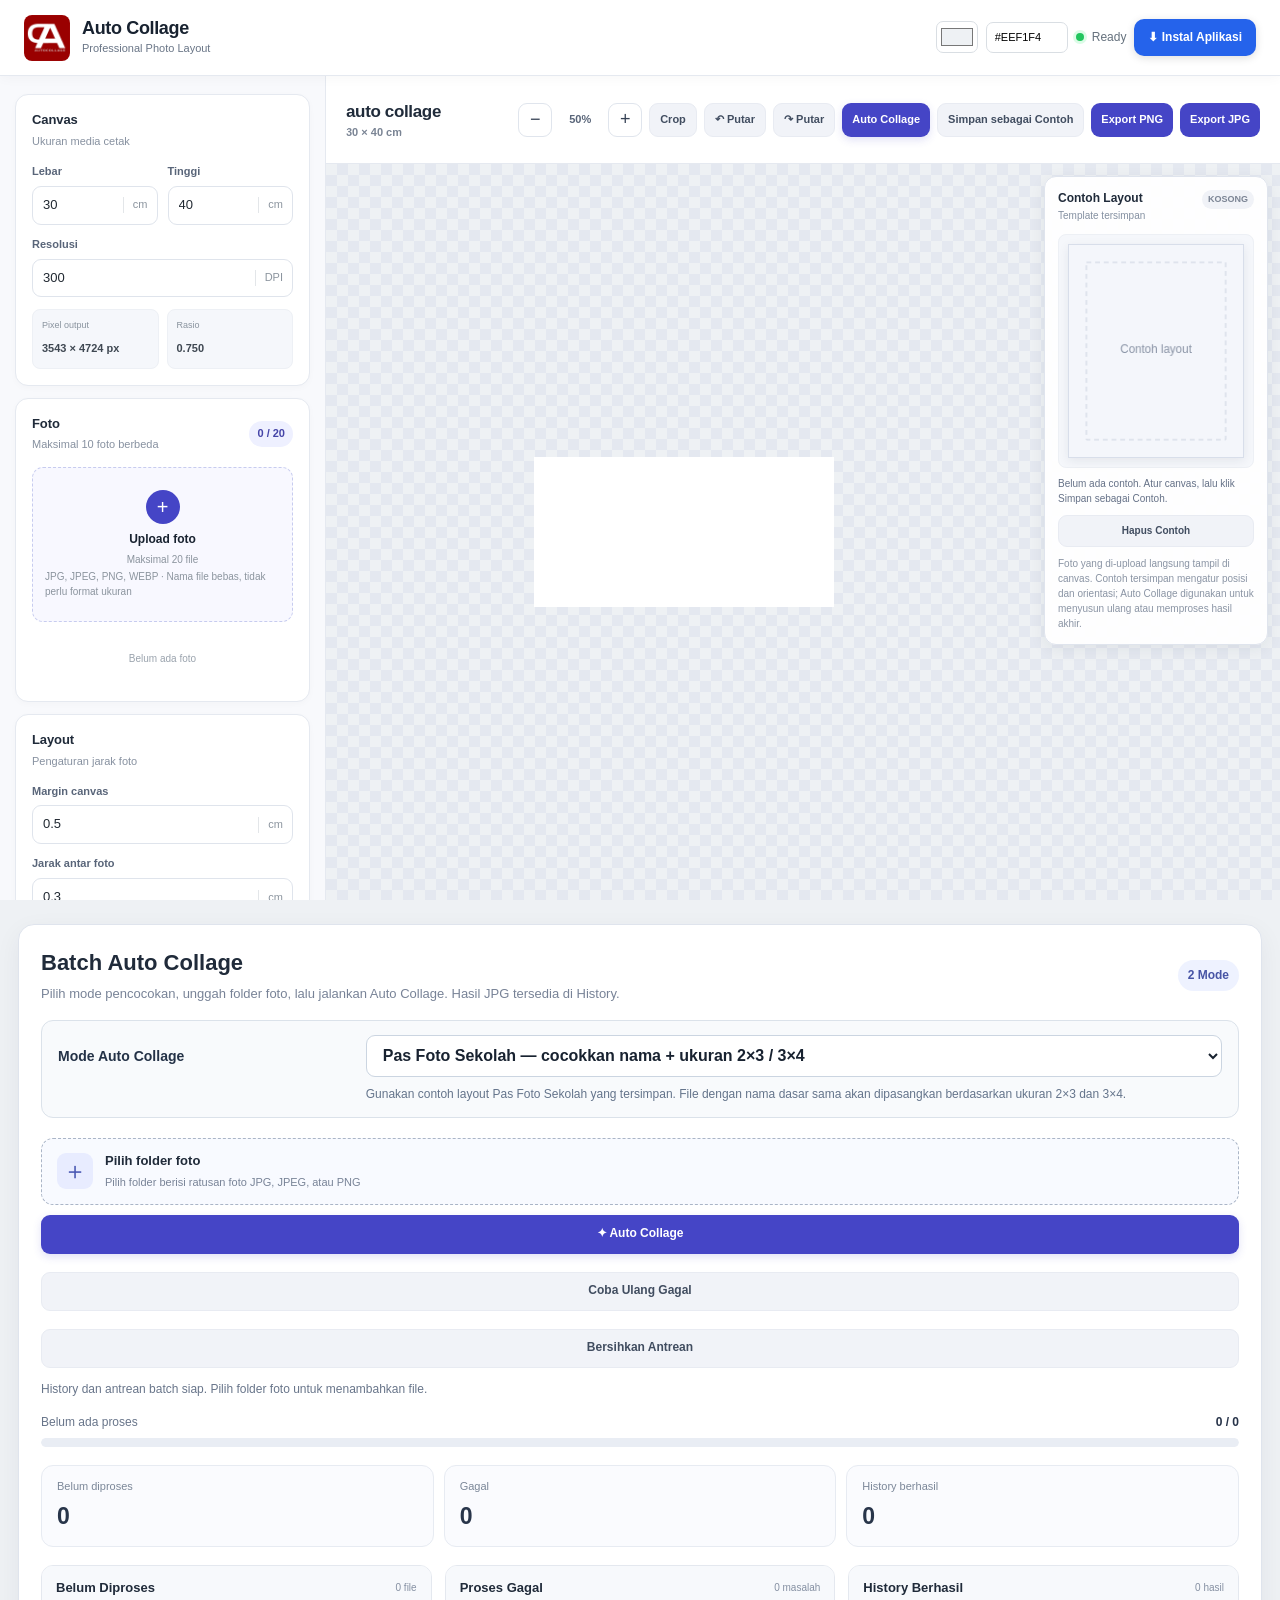
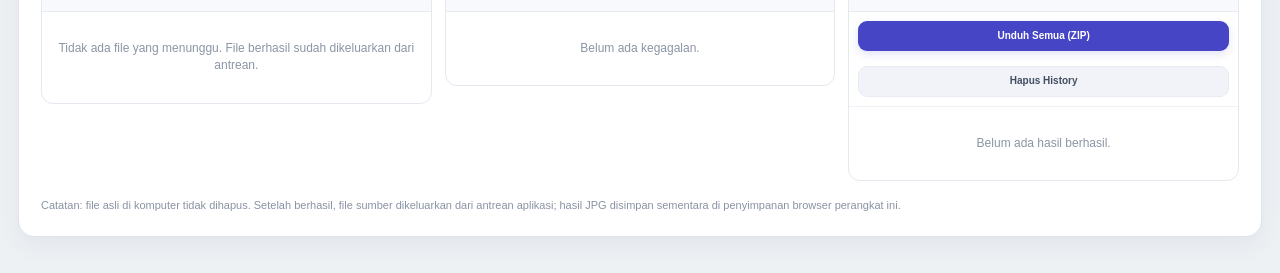
<file: index.html>
<!DOCTYPE html>
<html lang="id">
<head>
    <meta charset="UTF-8">
    <meta name="theme-color" content="#182230">
    <meta name="apple-mobile-web-app-capable" content="yes">
    <meta name="mobile-web-app-capable" content="yes">
    <link rel="icon" href="./favicon.svg" type="image/svg+xml">
    <meta name="apple-mobile-web-app-title" content="Auto Collage">
    <link rel="manifest" href="./manifest.json">
    <link rel="apple-touch-icon" href="./logo-autocollage-192x192.png">

    <meta
        name="viewport"
        content="width=device-width, initial-scale=1.0"
    >

    <title>Auto Collage - Photo Layout</title>

    <link
        rel="stylesheet"
        href="css/style.css?v=20261123-custom-photo-size-v1"
    >
    <link rel="stylesheet" href="css/batch.css?v=20261123-batch-modes-v2">
<style>
      .install-app-btn{border:0;border-radius:10px;padding:10px 14px;background:#2563eb;color:#fff;font-weight:700;cursor:pointer;white-space:nowrap;box-shadow:0 2px 8px #0002}
      .install-app-btn:hover{background:#1d4ed8}
      .install-app-btn:disabled{opacity:.8;cursor:default}
      @media(max-width:640px){.install-app-btn{padding:8px 10px;font-size:12px}.header-inner{gap:10px}}
    </style>
</head>

<body>

<!-- =========================================================
     HEADER
========================================================= -->

<header class="app-header">

    <div class="header-inner">

        <div class="brand">

            <div class="brand-logo-link">
                <img
                    class="app-brand-logo"
                    src="logo-autocollage-192x192.png"
                    alt="AppDigi"
                    onerror="this.onerror=null;this.src='logo-autocollage-192x192.png';"
                >
            </div>

            <div>
                <h1>Auto Collage</h1>
                <p>Professional Photo Layout</p>
            </div>

        </div>

        <div class="header-status">

            <div class="app-color-control" title="Pilih warna background aplikasi">
                <input type="color" id="appBgColor" value="#eef1f4">
                <input type="text" id="appBgColorText" value="#EEF1F4" maxlength="7" aria-label="Kode warna background">
            </div>

            <span class="status-dot"></span>

            <span id="systemStatus">
                Ready
            </span>
            <button type="button" class="install-app-btn" id="installAppBtn" aria-label="Instal Auto Collage">⬇ Instal Aplikasi</button>

        </div>

    </div>

</header>


<!-- =========================================================
     MAIN
========================================================= -->

<main class="app-container">


    <!-- =====================================================
         LEFT PANEL
    ====================================================== -->

    <aside class="sidebar">


        <!-- CANVAS -->
        <section class="panel">

            <div class="panel-title">

                <div>
                    <h2>Canvas</h2>
                    <p>Ukuran media cetak</p>
                </div>

            </div>


            <div class="form-grid">

                <div class="field">

                    <label for="canvasWidth">
                        Lebar
                    </label>

                    <div class="input-unit">

                        <input
                            type="number"
                            id="canvasWidth"
                            value="30"
                            min="1"
                            step="0.1"
                        >

                        <span>cm</span>

                    </div>

                </div>


                <div class="field">

                    <label for="canvasHeight">
                        Tinggi
                    </label>

                    <div class="input-unit">

                        <input
                            type="number"
                            id="canvasHeight"
                            value="40"
                            min="1"
                            step="0.1"
                        >

                        <span>cm</span>

                    </div>

                </div>

            </div>


            <div class="field">

                <label for="dpi">
                    Resolusi
                </label>

                <div class="input-unit">

                    <input
                        type="number"
                        id="dpi"
                        value="300"
                        min="72"
                        max="1200"
                        step="1"
                    >

                    <span>DPI</span>

                </div>

            </div>


            <div class="canvas-info">

                <div>
                    <span>Pixel output</span>
                    <strong id="pixelInfo">
                        3543 × 4724 px
                    </strong>
                </div>

                <div>
                    <span>Rasio</span>
                    <strong id="canvasRatio">
                        3:4
                    </strong>
                </div>

            </div>

        </section>



        <!-- PHOTO UPLOAD -->
        <section class="panel">

            <div class="panel-title">

                <div>
                    <h2>Foto</h2>
                    <p>Maksimal 10 foto berbeda</p>
                </div>

                <span
                    class="counter"
                    id="photoCounter"
                >
                    0 / 20
                </span>

            </div>


            <label
                class="upload-area"
                for="photoInput"
            >

                <div class="upload-icon">
                    +
                </div>

                <strong>
                    Upload foto
                </strong>

                <span>
                    Maksimal 20 file
                </span>

                <small>
                    JPG, JPEG, PNG, WEBP · Nama file bebas, tidak perlu format ukuran
                </small>

            </label>


            <input
                type="file"
                id="photoInput"
                accept="image/jpeg,image/png,image/webp"
                multiple
                hidden
            >


            <div
                class="file-warning hidden"
                id="fileWarning"
            ></div>


            <div
                class="pair-list"
                id="pairList"
            >

                <div class="empty-state">
                    Belum ada foto
                </div>

            </div>

        </section>



        <!-- PHOTO SETTINGS -->
        <section class="panel">

            <div class="panel-title">

                <div>
                    <h2>Layout</h2>
                    <p>Pengaturan jarak foto</p>
                </div>

            </div>


            <div class="field">

                <label for="margin">

                    Margin canvas

                </label>

                <div class="input-unit">

                    <input
                        type="number"
                        id="margin"
                        value="0.5"
                        min="0"
                        step="0.1"
                    >

                    <span>cm</span>

                </div>

            </div>


            <div class="field">

                <label for="gap">

                    Jarak antar foto

                </label>

                <div class="input-unit">

                    <input
                        type="number"
                        id="gap"
                        value="0.3"
                        min="0"
                        step="0.1"
                    >

                    <span>cm</span>

                </div>

            </div>


            <label class="checkbox-row">

                <input
                    type="checkbox"
                    id="autoSpacing"
                    checked
                >

                <span>
                    Auto spacing
                </span>

            </label>


            <label class="checkbox-row">

                <input
                    type="checkbox"
                    id="keepAspect"
                    checked
                >

                <span>
                    Pertahankan proporsi foto
                </span>

            </label>

        </section>



        <!-- PHOTO SIZES -->
        <section class="panel">

            <div class="panel-title">

                <div>
                    <h2>Ukuran Foto</h2>
                    <p>Jumlah yang ingin dicetak</p>
                </div>

            </div>


            <label class="upload-size-mode">
    <span>Ukuran foto tanpa ukuran di nama file</span>
    <select id="uploadSizeMode">
        <option value="custom" selected>Custom · Ikuti rasio foto asli</option>
        <option value="2x3">2 × 3 cm</option>
        <option value="3x4">3 × 4 cm</option>
    </select>
    <small>Custom mempertahankan proporsi asli. Sisi pendek dimulai dari 3 cm; sisi panjang menyesuaikan rasio foto.</small>
</label>
<div id="sizeControls">

                <div class="empty-state small">
                    Upload foto terlebih dahulu.
                </div>

            </div>

        </section>



        <!-- ACTIONS -->
        <section class="panel action-panel">

            <button
                class="btn btn-primary"
                id="generateBtn"
            >

                <span>✦</span>

                Buat Auto Collage

            </button>


            <button
                class="btn btn-secondary"
                id="shuffleBtn"
            >

                ↻

                Susun Ulang

            </button>


            <button
                class="btn btn-secondary"
                id="resetBtn"
            >

                Reset

            </button>

        </section>


    </aside>



    <!-- =====================================================
         WORKSPACE
    ====================================================== -->

    <section class="workspace">


        <div class="workspace-toolbar">

            <div>

                <h2>auto collage</h2>

                <span id="previewInfo">CROP</span>

            </div>


            <div class="toolbar-actions">

                <button
                    class="icon-btn"
                    id="zoomOutBtn"
                    title="Zoom out"
                >
                    −
                </button>

                <span id="zoomValue">
                    50%
                </span>

                <button
                    class="icon-btn"
                    id="zoomInBtn"
                    title="Zoom in"
                >
                    +
                </button>

                <button
                    class="btn btn-secondary"
                    id="cropCanvasBtn"
                    type="button"
                    title="Pilih foto pada canvas lalu klik Crop. Jika tidak ada foto dipilih, crop kanvas."
                >
                    Crop
                </button>
                <button class="btn btn-secondary" id="rotatePhotoLeftBtn" type="button" title="Putar foto terpilih 90° ke kiri">↶ Putar</button>
                <button class="btn btn-secondary" id="rotatePhotoRightBtn" type="button" title="Putar foto terpilih 90° ke kanan">↷ Putar</button>

                <button
                    class="btn btn-primary"
                    id="workspaceGenerateBtn"
                    type="button"
                >
                    Auto Collage
                </button>

                <button
                    class="btn btn-secondary"
                    id="saveTemplateBtn"
                    type="button"
                >
                    Simpan sebagai Contoh
                </button>

                <button
                    class="btn btn-export"
                    id="exportPngBtn"
                >
                    Export PNG
                </button>

                <button
                    class="btn btn-export"
                    id="exportJpgBtn"
                >
                    Export JPG
                </button>

            </div>

        </div>



        <!-- CANVAS AREA -->

        <div
            class="canvas-workspace"
            id="canvasWorkspace"
        >

            <div class="canvas-stage">
                <div
                    class="canvas-wrapper"
                    id="canvasWrapper"
                >
                    <canvas id="collageCanvas"></canvas>

                </div>
            </div>

            <aside class="template-panel" id="templatePanel" aria-label="Contoh layout tersimpan">
                <div class="template-panel-heading">
                    <div>
                        <strong>Contoh Layout</strong>
                        <small>Template tersimpan</small>
                    </div>
                    <span class="template-status" id="templateStatus">—</span>
                </div>
                <div class="template-preview-frame">
                    <canvas id="templatePreviewCanvas" width="180" height="220"></canvas>
                </div>
                <p id="templatePreviewMeta" class="template-preview-meta">Belum ada contoh. Atur canvas, lalu klik Simpan sebagai Contoh.</p>
                <button type="button" class="btn btn-secondary template-clear-btn" id="clearTemplateBtn">Hapus Contoh</button>
                <p class="template-help">Foto yang di-upload langsung tampil di canvas. Contoh tersimpan mengatur posisi dan orientasi; Auto Collage digunakan untuk menyusun ulang atau memproses hasil akhir.</p>
            </aside>

        </div>



        <!-- BOTTOM INFO -->

        <div class="workspace-footer">

            <div class="info-card">

                <span class="info-label">
                    Foto
                </span>

                <strong id="placedCount">
                    0
                </strong>

            </div>


            <div class="info-card">

                <span class="info-label">
                    Canvas
                </span>

                <strong id="canvasSizeInfo">
                    CROP
                </strong>

            </div>


            <div class="info-card">

                <span class="info-label">
                    Resolusi
                </span>

                <strong id="resolutionInfo">
                    300 DPI
                </strong>

            </div>


            <div class="info-card">

                <span class="info-label">
                    Status
                </span>

                <strong
                    id="layoutStatus"
                    class="success-text"
                >
                    Belum dibuat
                </strong>

            </div>

        </div>

    </section>

</main>

<section class="batch-panel panel" id="batchPanel" aria-labelledby="batchTitle">
  <div class="batch-heading">
    <div><h2 id="batchTitle">Batch Auto Collage</h2><p>Pilih mode pencocokan, unggah folder foto, lalu jalankan Auto Collage. Hasil JPG tersedia di History.</p></div>
    <span class="batch-badge">2 Mode</span>
  </div>
  <div class="batch-mode-row">
    <label for="batchModeSelect"><strong>Mode Auto Collage</strong></label>
    <select id="batchModeSelect" class="batch-mode-select">
      <option value="school">Pas Foto Sekolah — cocokkan nama + ukuran 2×3 / 3×4</option>
      <option value="sequential">Pasangan Berurutan — 1 + 2, 3 + 4, sisa tetap sendiri</option>
    </select>
    <p id="batchModeHelp" class="batch-mode-help">Gunakan contoh layout Pas Foto Sekolah yang tersimpan. File dengan nama dasar sama akan dipasangkan berdasarkan ukuran 2×3 dan 3×4.</p>
  </div>
  <div class="batch-upload-row">
    <label class="batch-folder-picker" for="batchFolderInput"><span class="batch-folder-icon">＋</span><span><strong>Pilih folder foto</strong><small>Pilih folder berisi ratusan foto JPG, JPEG, atau PNG</small></span></label>
    <input id="batchFolderInput" type="file" webkitdirectory directory multiple accept="image/jpeg,image/png,image/webp" hidden>
    <button type="button" class="btn btn-primary" id="batchStartBtn">✦ Auto Collage</button>
    <button type="button" class="btn btn-secondary" id="batchRetryBtn">Coba Ulang Gagal</button>
    <button type="button" class="btn btn-secondary" id="batchClearQueueBtn">Bersihkan Antrean</button>
  </div>
  <p class="batch-note" id="batchNotice" role="status">Pilih folder untuk memasukkan foto ke antrean. Contoh layout tersimpan akan digunakan jika ukuran canvas cocok.</p>
  <div class="batch-progress-wrap"><div class="batch-progress-meta"><span id="batchProgressLabel">Belum ada proses</span><strong id="batchProgressCount">0 / 0</strong></div><progress id="batchProgress" value="0" max="1"></progress></div>
  <div class="batch-stats">
    <div><span>Belum diproses</span><strong id="batchPendingCount">0</strong></div>
    <div><span>Gagal</span><strong id="batchFailedCount">0</strong></div>
    <div><span>History berhasil</span><strong id="batchHistoryCount">0</strong></div>
  </div>
  <div class="batch-columns">
    <section class="batch-list-card"><div class="batch-list-heading"><h3>Belum Diproses</h3><span id="batchPendingLabel">0 item</span></div><div class="batch-list" id="batchPendingList"><p class="batch-empty">Belum ada file dalam antrean.</p></div></section>
    <section class="batch-list-card"><div class="batch-list-heading"><h3>Proses Gagal</h3><span id="batchFailedLabel">0 item</span></div><div class="batch-list" id="batchFailedList"><p class="batch-empty">Belum ada kegagalan.</p></div></section>
    <section class="batch-list-card batch-history-card"><div class="batch-list-heading"><h3>History Berhasil</h3><span id="batchHistoryLabel">0 hasil</span></div><div class="batch-history-actions"><button type="button" class="btn btn-primary" id="batchDownloadZipBtn">Unduh Semua (ZIP)</button><button type="button" class="btn btn-secondary" id="batchClearHistoryBtn">Hapus History</button></div><div class="batch-list" id="batchHistoryList"><p class="batch-empty">Belum ada hasil berhasil.</p></div></section>
  </div>
  <p class="batch-footnote">Catatan: file asli di komputer tidak dihapus. Setelah berhasil, file sumber dikeluarkan dari antrean aplikasi; hasil JPG disimpan sementara di penyimpanan browser perangkat ini.</p>
</section>


<!-- =========================================================
     JAVASCRIPT
========================================================= -->

<script src="js/app.js?v=20261123-single-crop-v2" defer></script>
<script src="js/batch.js?v=20261123-template-orientation-v1" defer></script>
<script src="js/install.js?v=20261013-pwa-v1" defer></script>

<!-- PHOTO CROP MODAL -->
<div class="crop-modal hidden" id="cropModal">
  <div class="crop-dialog">
    <div class="crop-header">
      <div><strong id="cropTitle">Buat / Atur Frame Foto</strong><small id="cropSubtitle">Frame kosong — foto dapat dimasukkan setelahnya.</small></div>
      <button class="crop-close" id="cropCloseBtn" type="button">×</button>
    </div>
    <div class="crop-toolbar">
      <span id="cropRatioLabel">Rasio: -</span>
      <label class="crop-frame-size">Lebar
        <input type="number" id="frameWidth" min="0.1" step="0.1" value="2">
        <span>cm</span>
      </label>
      <label class="crop-frame-size">Tinggi
        <input type="number" id="frameHeight" min="0.1" step="0.1" value="3">
        <span>cm</span>
      </label>
      <label class="crop-frame-size">X
        <input type="number" id="frameX" min="0" step="0.1" value="1">
        <span>cm</span>
      </label>
      <label class="crop-frame-size">Y
        <input type="number" id="frameY" min="0" step="0.1" value="1">
        <span>cm</span>
      </label>
      <button type="button" class="crop-tool-btn" id="cropOrientationBtn">Portrait / Landscape</button><button type="button" class="crop-tool-btn" id="cropResetBtn">Reset</button>
      <label class="crop-zoom">Zoom <input type="range" id="cropZoom" min="1" max="3" step="0.01" value="1"></label>
    </div>
    <div class="crop-stage" id="cropStage">
      <canvas id="cropCanvas"></canvas>
      <div class="crop-selection" id="cropSelection">
        <span class="crop-handle crop-handle-nw"></span><span class="crop-handle crop-handle-n"></span><span class="crop-handle crop-handle-ne"></span>
        <span class="crop-handle crop-handle-w"></span><span class="crop-handle crop-handle-e"></span>
        <span class="crop-handle crop-handle-sw"></span><span class="crop-handle crop-handle-s"></span><span class="crop-handle crop-handle-se"></span>
      </div>
    </div>
    <div class="crop-footer">
      <span id="cropHint">Frame bisa dipindahkan dan diubah ukurannya. Jika foto sudah ada, foto dapat digeser/zoom di dalam frame tanpa mengubah foto asli.</span>
      <div class="crop-actions">
        <button class="btn btn-secondary crop-cancel" id="cropCancelBtn" type="button">Batal</button>
        <button class="btn btn-primary crop-save" id="cropSaveBtn" type="button">Terapkan Crop</button>
      </div>
    </div>
  </div>
</div>
</body>
</html>
</file>
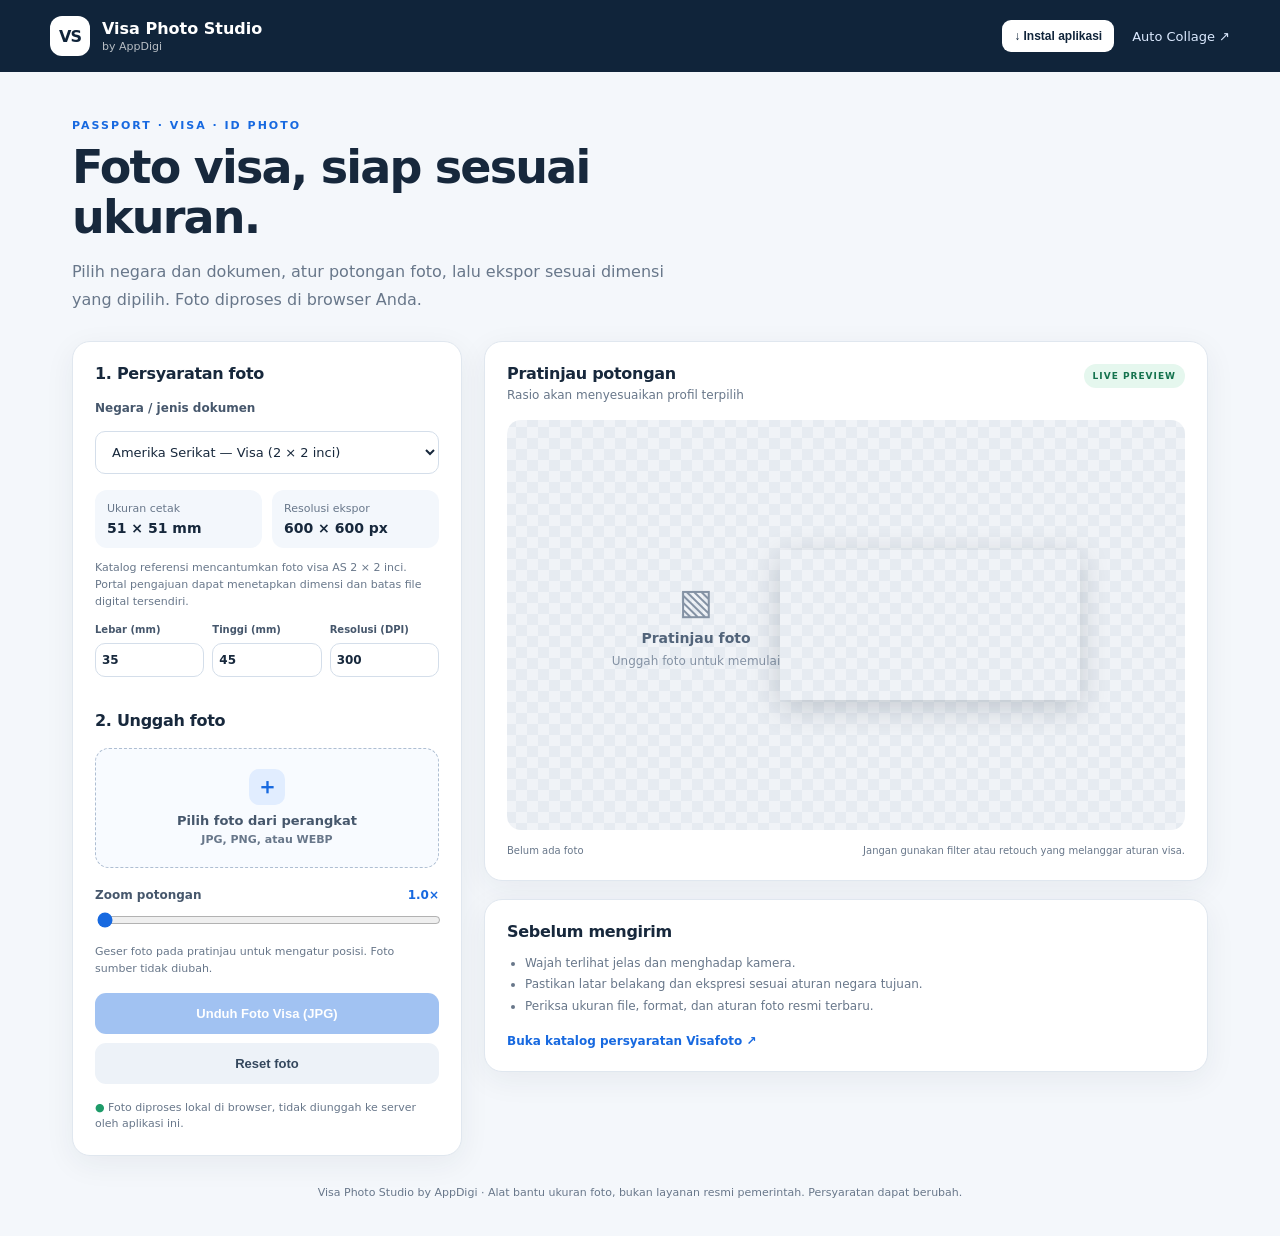
<file: visa-photo/index.html>
<!doctype html>
<html lang="id">
<head>
<meta charset="utf-8">
<meta name="viewport" content="width=device-width,initial-scale=1">
<meta name="theme-color" content="#10243a">
<meta name="description" content="Visa Photo Studio by AppDigi — siapkan ukuran foto visa dan paspor dari perangkat Anda.">
<link rel="manifest" href="./manifest.json">
<link rel="stylesheet" href="./style.css">
<title>Visa Photo Studio — AppDigi</title>
</head>
<body>
<header class="topbar">
  <a class="brand" href="./"><span class="brand-mark">VS</span><span><strong>Visa Photo Studio</strong><small>by AppDigi</small></span></a>
  <div class="top-actions"><button class="install-btn" id="installBtn" type="button">↓ Instal aplikasi</button><a class="backlink" href="../">Auto Collage ↗</a></div>
</header>
<main class="shell">
  <section class="intro"><p class="eyebrow">PASSPORT · VISA · ID PHOTO</p><h1>Foto visa, siap sesuai ukuran.</h1><p>Pilih negara dan dokumen, atur potongan foto, lalu ekspor sesuai dimensi yang dipilih. Foto diproses di browser Anda.</p></section>
  <section class="workspace">
    <div class="controls card">
      <h2>1. Persyaratan foto</h2>
      <label for="profile">Negara / jenis dokumen</label>
      <select id="profile">
        <option value="usvisa">Amerika Serikat — Visa (2 × 2 inci)</option>
        <option value="schengen">Schengen — Visa (35 × 45 mm)</option>
        <option value="ukvisa">Britania Raya — Visa (35 × 45 mm)</option>
        <option value="china">Tiongkok — Visa (33 × 48 mm)</option>
        <option value="indiavisa">India — Visa (2 × 2 inci)</option>
        <option value="indonesia">Indonesia — Visa (30 × 40 mm, latar merah pada profil sumber)</option>
        <option value="australia">Australia — Visa (35 × 45 mm)</option>
        <option value="canada">Kanada — Visa (35 × 45 mm)</option>
        <option value="custom">Ukuran khusus</option>
      </select>
      <div class="spec-grid">
        <div><span>Ukuran cetak</span><strong id="sizeLabel">51 × 51 mm</strong></div>
        <div><span>Resolusi ekspor</span><strong id="pixelLabel">600 × 600 px</strong></div>
      </div>
      <p class="hint" id="profileHint">Ukuran mengacu pada katalog referensi. Periksa juga panduan resmi konsulat/portal visa sebelum mengirim.</p>
      <div class="custom-grid" id="customFields" hidden>
        <label>Lebar (mm)<input type="number" id="customWidth" min="5" max="150" value="35"></label>
        <label>Tinggi (mm)<input type="number" id="customHeight" min="5" max="200" value="45"></label>
        <label>Resolusi (DPI)<input type="number" id="dpi" min="72" max="1200" value="300"></label>
      </div>
      <h2 class="section-gap">2. Unggah foto</h2>
      <label class="upload" for="photoInput"><span class="upload-icon">＋</span><strong>Pilih foto dari perangkat</strong><small>JPG, PNG, atau WEBP</small></label>
      <input id="photoInput" type="file" accept="image/jpeg,image/png,image/webp" hidden>
      <div class="crop-tools">
        <label for="zoom">Zoom potongan <output id="zoomValue">1.0×</output></label>
        <input type="range" id="zoom" min="1" max="3" value="1" step="0.01">
        <p class="hint">Geser foto pada pratinjau untuk mengatur posisi. Foto sumber tidak diubah.</p>
      </div>
      <button class="primary" id="exportBtn" disabled>Unduh Foto Visa (JPG)</button>
      <button class="secondary" id="resetBtn" type="button">Reset foto</button>
      <p class="privacy"><span>●</span> Foto diproses lokal di browser, tidak diunggah ke server oleh aplikasi ini.</p>
    </div>
    <div class="preview-column">
      <div class="card preview-card">
        <div class="preview-head"><div><h2>Pratinjau potongan</h2><p>Rasio akan menyesuaikan profil terpilih</p></div><span class="live">LIVE PREVIEW</span></div>
        <div class="stage" id="stage"><div class="empty" id="emptyState"><span>▧</span><strong>Pratinjau foto</strong><small>Unggah foto untuk memulai</small></div><canvas id="preview" hidden></canvas></div>
        <div class="preview-foot"><span id="imageInfo">Belum ada foto</span><span>Jangan gunakan filter atau retouch yang melanggar aturan visa.</span></div>
      </div>
      <div class="card checklist"><h2>Sebelum mengirim</h2><ul><li>Wajah terlihat jelas dan menghadap kamera.</li><li>Pastikan latar belakang dan ekspresi sesuai aturan negara tujuan.</li><li>Periksa ukuran file, format, dan aturan foto resmi terbaru.</li></ul><a href="https://id.visafoto.com/requirements" target="_blank" rel="noopener noreferrer">Buka katalog persyaratan Visafoto ↗</a></div>
    </div>
  </section>
  <footer>Visa Photo Studio by AppDigi · Alat bantu ukuran foto, bukan layanan resmi pemerintah. Persyaratan dapat berubah.</footer>
</main>
<script src="./app.js" defer></script>
<script src="./install.js" defer></script>
</body></html>
</file>
<file: css/style.css>
/* =========================================================
   RESET
========================================================= */

* {
    box-sizing: border-box;
}

html,
body {
    margin: 0;
    padding: 0;
    width: 100%;
    min-height: 100%;
}

body {
    font-family:
        Inter,
        "Segoe UI",
        Arial,
        sans-serif;

    background: #f3f5f7;

    color: #17202a;
}


/* =========================================================
   HEADER
========================================================= */

.app-header {
    height: 72px;

    background: #ffffff;

    border-bottom: 1px solid #e4e7eb;

    position: sticky;

    top: 0;

    z-index: 100;
}

.header-inner {
    height: 100%;

    padding: 0 24px;

    display: flex;

    align-items: center;

    justify-content: space-between;
}

.brand {
    display: flex;

    align-items: center;

    gap: 12px;
}

.brand-icon {
    width: 40px;

    height: 40px;

    border-radius: 10px;

    display: flex;

    align-items: center;

    justify-content: center;

    background: #111827;

    color: white;

    font-size: 13px;

    font-weight: 800;
}

.brand h1 {
    margin: 0;

    font-size: 18px;

    line-height: 1.2;
}

.brand p {
    margin: 3px 0 0;

    color: #7b8490;

    font-size: 12px;
}

.header-status {
    display: flex;

    align-items: center;

    gap: 8px;

    color: #65717d;

    font-size: 13px;
}

.status-dot {
    width: 8px;

    height: 8px;

    background: #22c55e;

    border-radius: 50%;
}


/* =========================================================
   MAIN
========================================================= */

.app-container {
    display: grid;

    grid-template-columns: 360px minmax(0, 1fr);

    min-height: calc(100vh - 72px);
}


/* =========================================================
   SIDEBAR
========================================================= */

.sidebar {
    background: #ffffff;

    border-right: 1px solid #e2e6ea;

    padding: 18px;

    overflow-y: auto;

    height: calc(100vh - 72px);

    position: sticky;

    top: 72px;
}


/* =========================================================
   PANEL
========================================================= */

.panel {
    background: #ffffff;

    border: 1px solid #e3e7eb;

    border-radius: 12px;

    padding: 16px;

    margin-bottom: 14px;
}

.panel-title {
    display: flex;

    align-items: center;

    justify-content: space-between;

    gap: 10px;

    margin-bottom: 15px;
}

.panel-title h2 {
    font-size: 14px;

    margin: 0 0 4px;

    font-weight: 700;
}

.panel-title p {
    margin: 0;

    color: #8a949f;

    font-size: 11px;
}

.counter {
    font-size: 11px;

    font-weight: 700;

    color: #66727e;

    background: #f0f2f4;

    border-radius: 20px;

    padding: 5px 8px;
}


/* =========================================================
   FORM
========================================================= */

.form-grid {
    display: grid;

    grid-template-columns: 1fr 1fr;

    gap: 10px;
}

.field {
    margin-bottom: 12px;
}

.field:last-child {
    margin-bottom: 0;
}

.field label {
    display: block;

    margin-bottom: 6px;

    font-size: 11px;

    font-weight: 700;

    color: #56616c;
}

.input-unit {
    display: flex;

    align-items: center;

    border: 1px solid #d9dee3;

    border-radius: 8px;

    overflow: hidden;

    background: #ffffff;
}

.input-unit input {
    width: 100%;

    min-width: 0;

    border: 0;

    outline: none;

    padding: 9px 10px;

    font-size: 13px;

    color: #202831;

    background: transparent;
}

.input-unit span {
    padding: 0 9px;

    color: #8b949e;

    font-size: 11px;

    border-left: 1px solid #e3e6e9;

    height: 100%;

    display: flex;

    align-items: center;
}


/* =========================================================
   CANVAS INFO
========================================================= */

.canvas-info {
    display: grid;

    grid-template-columns: 1fr 1fr;

    gap: 8px;

    margin-top: 12px;
}

.canvas-info > div {
    padding: 9px;

    background: #f7f8fa;

    border-radius: 8px;
}

.canvas-info span {
    display: block;

    font-size: 9px;

    color: #89939e;

    margin-bottom: 3px;
}

.canvas-info strong {
    font-size: 11px;

    color: #3f4852;
}


/* =========================================================
   UPLOAD
========================================================= */

.upload-area {
    border: 1.5px dashed #cbd2d9;

    border-radius: 10px;

    padding: 20px 10px;

    display: flex;

    flex-direction: column;

    align-items: center;

    justify-content: center;

    cursor: pointer;

    transition: 0.2s;

    background: #fafbfc;

    margin-bottom: 12px;
}

.upload-area:hover {
    border-color: #4b5563;

    background: #f5f6f7;
}

.upload-icon {
    width: 34px;

    height: 34px;

    border-radius: 50%;

    background: #111827;

    color: white;

    display: flex;

    align-items: center;

    justify-content: center;

    font-size: 20px;

    margin-bottom: 7px;
}

.upload-area strong {
    font-size: 12px;

    margin-bottom: 4px;
}

.upload-area span,
.upload-area small {
    font-size: 10px;

    color: #8b949e;
}

.upload-area small {
    margin-top: 3px;
}


/* =========================================================
   WARNING
========================================================= */

.file-warning {
    padding: 9px;

    margin-bottom: 10px;

    border-radius: 8px;

    background: #fff8e6;

    color: #8a6116;

    font-size: 11px;

    line-height: 1.5;
}

.file-warning.error {
    background: #fff0f0;

    color: #a33838;
}

.hidden {
    display: none !important;
}


/* =========================================================
   PAIR LIST
========================================================= */

.pair-list {
    display: flex;

    flex-direction: column;

    gap: 7px;

    max-height: 260px;

    overflow-y: auto;
}

.pair-item {
    border: 1px solid #e4e8ec;

    border-radius: 9px;

    padding: 9px;

    background: #fbfcfd;
}

.pair-head {
    display: flex;

    align-items: center;

    justify-content: space-between;

    margin-bottom: 7px;
}

.pair-id {
    font-size: 11px;

    font-weight: 800;

    color: #303944;
}

.pair-status {
    font-size: 9px;

    font-weight: 700;

    padding: 3px 6px;

    border-radius: 20px;
}

.pair-status.complete {
    background: #e8f8ee;

    color: #1d7a43;
}

.pair-status.incomplete {
    background: #fff0f0;

    color: #a33d3d;
}

.pair-files {
    display: grid;

    grid-template-columns: 1fr 1fr;

    gap: 5px;
}

.pair-file {
    padding: 6px;

    border-radius: 6px;

    background: #f1f3f5;

    font-size: 9px;

    color: #737e89;

    overflow: hidden;

    text-overflow: ellipsis;

    white-space: nowrap;
}

.pair-file.available {
    background: #eef8f2;

    color: #27734a;
}

.pair-file.missing {
    background: #fff1f1;

    color: #a34747;
}


/* =========================================================
   EMPTY
========================================================= */

.empty-state {
    padding: 18px 8px;

    text-align: center;

    color: #9aa3ad;

    font-size: 10px;
}

.empty-state.small {
    padding: 10px 5px;
}


/* =========================================================
   CHECKBOX
========================================================= */

.checkbox-row {
    display: flex;

    align-items: center;

    gap: 8px;

    font-size: 11px;

    color: #56616c;

    margin-top: 9px;

    cursor: pointer;
}

.checkbox-row input {
    width: 14px;

    height: 14px;

    accent-color: #111827;
}


/* =========================================================
   SIZE CONTROLS
========================================================= */

.size-row {
    display: grid;

    grid-template-columns: 1fr 75px;

    gap: 8px;

    align-items: center;

    margin-bottom: 8px;
}

.size-name {
    font-size: 11px;

    font-weight: 700;

    color: #414b56;
}

.size-source {
    font-size: 9px;

    color: #929ba4;

    margin-top: 2px;
}

.size-row input {
    width: 100%;

    border: 1px solid #d9dee3;

    border-radius: 7px;

    padding: 8px;

    font-size: 12px;

    outline: none;

    text-align: center;
}


/* =========================================================
   BUTTONS
========================================================= */

.btn {
    width: 100%;

    border: 0;

    border-radius: 8px;

    min-height: 38px;

    padding: 9px 12px;

    cursor: pointer;

    font-size: 12px;

    font-weight: 700;

    transition: 0.2s;

    display: flex;

    align-items: center;

    justify-content: center;

    gap: 7px;
}

.btn-primary {
    background: #111827;

    color: white;
}

.btn-primary:hover {
    background: #252d3a;
}

.btn-secondary {
    background: #f0f2f4;

    color: #4b5563;

    margin-top: 8px;
}

.btn-secondary:hover {
    background: #e5e8eb;
}

.btn-export {
    width: auto;

    min-height: 34px;

    background: #111827;

    color: white;

    padding: 7px 12px;
}


/* =========================================================
   WORKSPACE
========================================================= */

.workspace {
    min-width: 0;

    display: flex;

    flex-direction: column;

    background: #eef1f4;
}


/* =========================================================
   TOOLBAR
========================================================= */

.workspace-toolbar {
    min-height: 66px;

    background: white;

    border-bottom: 1px solid #e1e5e9;

    display: flex;

    align-items: center;

    justify-content: space-between;

    padding: 12px 18px;
}

.workspace-toolbar h2 {
    margin: 0 0 3px;

    font-size: 14px;
}

.workspace-toolbar span {
    font-size: 10px;

    color: #87919b;
}

.toolbar-actions {
    display: flex;

    align-items: center;

    gap: 7px;
}

.icon-btn {
    width: 32px;

    height: 32px;

    border: 1px solid #dce1e5;

    background: #ffffff;

    border-radius: 7px;

    cursor: pointer;

    font-size: 18px;

    color: #4b5563;
}

#zoomValue {
    min-width: 42px;

    text-align: center;

    font-size: 11px;
}


/* =========================================================
   CANVAS WORKSPACE
========================================================= */

.canvas-workspace {
    flex: 1;

    overflow: auto;

    display: flex;

    align-items: center;

    justify-content: center;

    padding: 45px;

    background-color: #dfe4e8;

    background-image:
        linear-gradient(
            45deg,
            #d7dce0 25%,
            transparent 25%
        ),
        linear-gradient(
            -45deg,
            #d7dce0 25%,
            transparent 25%
        ),
        linear-gradient(
            45deg,
            transparent 75%,
            #d7dce0 75%
        ),
        linear-gradient(
            -45deg,
            transparent 75%,
            #d7dce0 75%
        );

    background-size: 24px 24px;

    background-position:
        0 0,
        0 12px,
        12px -12px,
        -12px 0;
}

.canvas-wrapper {
    background: white;

    box-shadow:
        0 20px 50px rgba(0, 0, 0, 0.18);

    transform-origin: center center;

    transition: width 0.15s, height 0.15s;

    flex-shrink: 0;
}

#collageCanvas {
    display: block;

    width: 100%;

    height: 100%;

    background: white;
}


/* =========================================================
   FOOTER
========================================================= */

.workspace-footer {
    background: white;

    border-top: 1px solid #e1e5e9;

    padding: 10px 15px;

    display: grid;

    grid-template-columns:
        repeat(4, minmax(0, 1fr));

    gap: 8px;
}

.info-card {
    padding: 7px 10px;

    background: #f7f8fa;

    border-radius: 7px;
}

.info-label {
    display: block;

    color: #929ba4;

    font-size: 9px;

    margin-bottom: 2px;
}

.info-card strong {
    font-size: 11px;

    color: #424b55;
}

.success-text {
    color: #237b47 !important;
}

/* =========================================================
   APP BRANDING + BACKGROUND COLOR PICKER
========================================================= */

.app-brand-logo {
    width: 52px;
    height: 52px;
    object-fit: contain;
    object-position: center;
    display: block;
    flex: 0 0 52px;
    border-radius: 8px;
    background: transparent;
}

.brand {
    display: flex;
    align-items: center;
    gap: 11px;
}

.brand-logo-link {
    width: 52px;
    height: 52px;
    display: flex;
    align-items: center;
    justify-content: center;
    flex: 0 0 52px;
    overflow: hidden;
}

.brand h1 {
    margin: 0;
}

.brand p {
    margin: 2px 0 0;
}

@media (max-width: 650px) {
    .app-brand-logo {
        width: 42px;
        height: 42px;
        flex-basis: 42px;
    }

    .brand-logo-link {
        width: 42px;
        height: 42px;
        flex-basis: 42px;
    }

    .brand {
        gap: 8px;
    }
}

.brand-icon {
    display: none;
}

.app-color-control {
    display: flex;
    align-items: center;
    gap: 8px;
}

#appBgColor {
    width: 42px;
    height: 32px;
    padding: 2px;
    border: 1px solid #d9dee3;
    border-radius: 7px;
    background: #fff;
    cursor: pointer;
}

#appBgColorText {
    width: 82px;
    border: 1px solid #d9dee3;
    border-radius: 7px;
    padding: 7px 8px;
    font-size: 11px;
    text-transform: uppercase;
    outline: none;
}

#appBgColorText:focus {
    border-color: #8a949f;
}

.brand-logo-link {
    display: flex;
    align-items: center;
}

/* PHOTO CROP EDITOR */
.crop-modal{position:fixed;inset:0;z-index:1000;background:rgba(0,0,0,.72);display:flex;align-items:center;justify-content:center;padding:20px}.crop-modal.hidden{display:none!important}.crop-dialog{width:min(1100px,96vw);height:min(900px,94vh);background:#fff;border-radius:14px;overflow:hidden;box-shadow:0 25px 80px rgba(0,0,0,.35);display:flex;flex-direction:column}.crop-stage{flex:1 1 auto;min-height:0;height:auto;max-height:none}.crop-header{display:flex;align-items:center;justify-content:space-between;padding:14px 18px;border-bottom:1px solid #e5e7eb}.crop-header strong,.crop-header small{display:block}.crop-header small{margin-top:3px;color:#8a949f;font-size:11px}.crop-close{border:0;background:transparent;font-size:28px;cursor:pointer;color:#66717d}.crop-toolbar{display:flex;align-items:center;gap:18px;padding:10px 16px;border-bottom:1px solid #e5e7eb;font-size:11px;color:#66717d}.crop-tool-btn{border:1px solid #d9dee3;background:#fff;border-radius:7px;padding:6px 10px;cursor:pointer;font-size:11px}.crop-zoom{display:flex;align-items:center;gap:8px;margin-left:auto}.crop-zoom input{width:150px}.crop-stage{position:relative;width:100%;min-height:420px;max-height:68vh;background:#111;overflow:hidden;display:flex;align-items:center;justify-content:center;user-select:none;touch-action:none}.crop-stage canvas{pointer-events:auto;touch-action:none;cursor:grab;-webkit-user-drag:none}.crop-selection{position:absolute;border:2px solid #fff;box-shadow:0 0 0 9999px rgba(0,0,0,.48);cursor:move;touch-action:none}.crop-selection:before,.crop-selection:after{content:"";position:absolute;pointer-events:none}.crop-selection:before{inset:33.333% 0;border-top:1px solid rgba(255,255,255,.35);border-bottom:1px solid rgba(255,255,255,.35)}.crop-selection:after{inset:0 33.333%;border-left:1px solid rgba(255,255,255,.35);border-right:1px solid rgba(255,255,255,.35)}.crop-handle{position:absolute;width:13px;height:13px;background:#fff;border:2px solid #222;z-index:3}.crop-handle-nw{left:-7px;top:-7px;cursor:nwse-resize}.crop-handle-n{left:50%;top:-7px;transform:translateX(-50%);cursor:ns-resize}.crop-handle-ne{right:-7px;top:-7px;cursor:nesw-resize}.crop-handle-w{left:-7px;top:50%;transform:translateY(-50%);cursor:ew-resize}.crop-handle-e{right:-7px;top:50%;transform:translateY(-50%);cursor:ew-resize}.crop-handle-sw{left:-7px;bottom:-7px;cursor:nesw-resize}.crop-handle-s{left:50%;bottom:-7px;transform:translateX(-50%);cursor:ns-resize}.crop-handle-se{right:-7px;bottom:-7px;cursor:nwse-resize}.crop-footer{display:flex;align-items:center;justify-content:space-between;gap:15px;padding:12px 16px;border-top:1px solid #e5e7eb}.crop-footer span{color:#7b8490;font-size:10px}.crop-actions{display:flex;gap:7px}.crop-cancel,.crop-save{width:auto;min-width:110px;margin-top:0}.crop-button{margin-left:auto;border:1px solid #d9dee3;background:#fff;color:#4b5563;border-radius:6px;padding:4px 7px;font-size:9px;cursor:pointer;flex-shrink:0}.crop-button.cropped{background:#eef8f2;border-color:#b9dec8;color:#27734a}@media(max-width:650px){.crop-dialog{width:100%;height:100vh;max-height:100vh;border-radius:0}.crop-stage{min-height:0;max-height:none}.crop-toolbar{flex-wrap:wrap;gap:8px}.crop-zoom{width:100%;margin-left:0}.crop-zoom input{flex:1}.crop-footer{flex-direction:column;align-items:stretch}.crop-actions{width:100%}.crop-actions button{flex:1}.crop-selection{border-width:2px}.crop-handle{width:15px;height:15px}}
.crop-stage canvas{cursor:crosshair}.crop-selection{touch-action:none}.crop-selection[style*="display: none"]{pointer-events:none}

/* =========================================================
   DESIGN + RESPONSIVE
========================================================= */

:root{
    --design-navy:#101064;
    --design-sidebar:#f7f7f5;
}

html,body{
    background:var(--design-sidebar);
    overflow-x:hidden;
}

.app-header{
    height:98px;
    background:#fff;
    border-bottom:0;
    box-shadow:none;
}

.header-inner{
    padding:0 30px;
    min-width:0;
}

.app-container{
    grid-template-columns:372px minmax(0,1fr);
    min-height:calc(100vh - 98px);
}

.sidebar{
    height:calc(100vh - 98px);
    top:98px;
    padding:16px 20px 24px;
    background:#f8f8f6;
    border-right:0;
}

.panel{
    border:1px solid #e2e2de;
    border-radius:9px;
    padding:16px;
    margin-bottom:14px;
    box-shadow:none;
}

.workspace{
    position:relative;
    min-width:0;
    min-height:calc(100vh - 98px);
    background:var(--design-navy);
    overflow:hidden;
}

.workspace-toolbar{
    position:relative;
    z-index:30;
    min-height:132px;
    padding:20px 30px 10px 14px;
    background:transparent;
    border:0;
    align-items:flex-start;
    justify-content:flex-start;
}

.workspace-toolbar > div:first-child{
    min-width:0;
    display:flex;
    flex-direction:column;
    align-items:flex-start;
    gap:18px;
}

.workspace-toolbar h2,
.workspace-toolbar #previewInfo{
    width:max-content;
    max-width:100%;
    margin:0;
    padding:9px 18px 10px;
    display:flex;
    align-items:center;
    justify-content:center;
    border-radius:999px;
    background:#fff;
    color:#080808;
    line-height:1;
    font-weight:800;
    letter-spacing:.2px;
    overflow:hidden;
    text-overflow:ellipsis;
    white-space:nowrap;
}

.workspace-toolbar h2{font-size:29px;text-transform:lowercase}

.workspace-toolbar #previewInfo{
    min-width:143px;
    padding:10px 31px 11px;
    font-size:24px;
    font-style:italic;
    font-weight:900;
    text-transform:uppercase;
}

.toolbar-actions{
    position:absolute;
    top:20px;
    right:28px;
    max-width:calc(100% - 56px);
    display:flex;
    align-items:center;
    justify-content:flex-end;
    flex-wrap:wrap;
    gap:5px;
    opacity:.72;
}

.icon-btn{
    width:30px;
    height:30px;
    flex:0 0 30px;
    border:0;
    border-radius:7px;
    background:rgba(255,255,255,.96);
}

#zoomValue{min-width:42px;color:#fff;text-align:center;font-size:11px;font-weight:700}

.btn-export{
    width:auto;
    min-height:30px;
    padding:6px 9px;
    background:#fff;
    color:#111;
    border:0;
}

.canvas-workspace{
    position:absolute;
    inset:132px 0 0;
    padding:28px 40px 40px;
    overflow:auto;
    display:flex;
    align-items:flex-start;
    justify-content:center;
    background:var(--design-navy);
}

.canvas-wrapper{
    flex:0 1 auto;
    width:auto;
    height:auto;
    max-width:100%;
    margin:0;
    overflow:hidden;
    background:#fff;
    border:6px solid #000;
    border-radius:6px;
    box-shadow:none;
}

#collageCanvas{
    display:block;
    width:auto;
    height:auto;
    max-width:100%;
    background:#fff;
}

.workspace-footer{display:none}

/* TABLET */
@media(max-width:900px){
    .app-header{height:auto;min-height:78px}

    .header-inner{
        height:auto;
        min-height:78px;
        padding:12px 16px;
    }

    .app-container{
        display:flex;
        flex-direction:column;
        min-height:0;
    }

    .sidebar{
        position:static;
        height:auto;
        overflow:visible;
        padding:14px;
    }

    .workspace{
        width:100%;
        min-height:680px;
        height:auto;
    }

    .workspace-toolbar{
        min-height:0;
        height:auto;
        padding:14px 16px;
        display:flex;
        flex-direction:column;
        align-items:stretch;
        gap:12px;
    }

    .workspace-toolbar > div:first-child{
        width:100%;
        gap:8px;
    }

    .toolbar-actions{
        position:static;
        width:100%;
        max-width:none;
        opacity:1;
        transform:none;
        justify-content:flex-start;
    }

    .toolbar-actions .btn{
        width:auto;
        margin-top:0;
        white-space:nowrap;
    }

    .canvas-workspace{
        position:relative;
        inset:auto;
        width:100%;
        height:520px;
        min-height:520px;
        padding:24px;
        overflow:auto;
        align-items:flex-start;
    }
}

/* PHONE */
@media(max-width:600px){
    .header-inner{padding:9px 10px;gap:8px}

    .app-brand-logo,
    .brand-logo-link{
        width:40px;
        height:40px;
        flex-basis:40px;
    }

    .brand{gap:8px;flex:1 1 auto;min-width:0}
    .brand h1{font-size:14px}
    .brand p{font-size:8px}

    .header-status{
        gap:4px;
        font-size:9px;
        flex:0 0 auto;
    }

    .app-color-control{display:none}

    .sidebar{padding:10px}
    .panel{padding:13px;margin-bottom:10px}

    .form-grid{grid-template-columns:1fr 1fr}
    .pair-files{grid-template-columns:1fr}

    .workspace{min-height:560px}

    .workspace-toolbar{
        padding:11px 10px 10px;
        gap:9px;
    }

    .workspace-toolbar h2{
        font-size:19px;
        padding:7px 12px;
    }

    .workspace-toolbar #previewInfo{
        min-width:0;
        padding:7px 13px;
        font-size:15px;
    }

    .toolbar-actions{
        display:grid;
        grid-template-columns:repeat(6,minmax(0,1fr));
        width:100%;
        gap:5px;
    }

    .toolbar-actions .icon-btn{
        width:100%;
        height:34px;
    }

    #zoomValue{
        width:100%;
        min-width:0;
        height:34px;
        display:flex;
        align-items:center;
        justify-content:center;
        font-size:10px;
    }

    .toolbar-actions #cropCanvasBtn,
    .toolbar-actions #workspaceGenerateBtn,
    .toolbar-actions #exportPngBtn,
    .toolbar-actions #exportJpgBtn{
        width:100%;
        min-width:0;
        min-height:34px;
        margin:0;
        padding:6px 5px;
        overflow:hidden;
        text-overflow:ellipsis;
        white-space:nowrap;
        font-size:10px;
    }

    .toolbar-actions #cropCanvasBtn,
    .toolbar-actions #workspaceGenerateBtn,
    .toolbar-actions #exportPngBtn,
    .toolbar-actions #exportJpgBtn{
        grid-column:span 3;
    }

    .canvas-workspace{
        position:relative;
        width:100%;
        height:430px;
        min-height:430px;
        padding:12px;
        align-items:flex-start;
        justify-content:center;
        overflow:auto;
    }

    .canvas-wrapper{
        width:auto;
        max-width:100%;
        border-width:3px;
    }

    #collageCanvas{
        width:auto;
        height:auto;
        max-width:100%;
    }

    .crop-modal{
        padding:0;
        align-items:stretch;
        justify-content:stretch;
    }

    .crop-dialog{
        width:100%;
        height:100dvh;
        max-height:100dvh;
        border-radius:0;
    }

    .crop-header{padding:11px 12px}
    .crop-header strong{font-size:13px}

    .crop-header small{
        max-width:calc(100vw - 70px);
        font-size:10px;
    }

    .crop-toolbar{
        padding:8px 10px;
        gap:6px;
    }

    .crop-tool-btn{padding:7px 8px;font-size:10px}

    .crop-zoom{
        width:100%;
        min-width:0;
        margin-left:0;
    }

    .crop-zoom input{
        width:auto;
        flex:1;
        min-width:0;
    }

    .crop-stage{
        min-height:0;
        flex:1 1 auto;
    }

    .crop-handle{width:16px;height:16px}

    .crop-footer{
        flex-direction:column;
        align-items:stretch;
        gap:8px;
        padding:9px 10px;
    }

    .crop-actions{
        width:100%;
        display:grid;
        grid-template-columns:1fr 1fr;
        gap:6px;
    }

    .crop-actions button{
        width:100%;
        min-width:0;
        margin:0;
    }
}

/* VERY SMALL PHONE */
@media(max-width:380px){
    .app-brand-logo,
    .brand-logo-link{
        width:36px;
        height:36px;
        flex-basis:36px;
    }

    .brand h1{font-size:13px}
    .brand p{display:none}
    .header-status{font-size:8px}

    .toolbar-actions{gap:4px}
    .toolbar-actions .btn{font-size:9px;padding-left:3px;padding-right:3px}

    .canvas-workspace{
        height:380px;
        min-height:380px;
        padding:10px;
    }
}


/* =========================================================
   APPDIGI UI POLISH — tidy spacing, hierarchy and responsive layout
   Presentation-only overrides; keep existing app behavior intact.
========================================================= */
:root {
    --ui-ink: #182230;
    --ui-muted: #697586;
    --ui-line: #e5e9f0;
    --ui-surface: #ffffff;
    --ui-page: #f4f6fa;
    --ui-accent: #4545c6;
    --ui-accent-hover: #3535a8;
}

html { scroll-behavior: smooth; }
body {
    color: var(--ui-ink);
    background: var(--ui-page);
    line-height: 1.45;
    -webkit-font-smoothing: antialiased;
}

.app-header {
    height: 76px;
    background: rgba(255,255,255,.96);
    border-bottom: 1px solid var(--ui-line);
    box-shadow: 0 2px 12px rgba(22,34,51,.035);
}
.header-inner { padding: 0 24px; }
.app-brand-logo, .brand-logo-link {
    width: 46px;
    height: 46px;
    flex-basis: 46px;
}
.brand { gap: 12px; }
.brand h1 { font-size: 18px; letter-spacing: -.35px; color: #182230; }
.brand p { color: var(--ui-muted); font-size: 11px; }
.header-status { gap: 8px; font-size: 12px; }
.status-dot { box-shadow: 0 0 0 3px #dcfce7; }

.app-container {
    grid-template-columns: 326px minmax(0,1fr);
    min-height: calc(100vh - 76px);
    align-items: stretch;
}
.sidebar {
    top: 76px;
    height: calc(100vh - 76px);
    padding: 18px 15px 24px;
    background: #f8f9fc;
    border-right: 1px solid var(--ui-line);
}
.panel {
    padding: 16px;
    margin-bottom: 12px;
    border: 1px solid var(--ui-line);
    border-radius: 13px;
    background: var(--ui-surface);
    box-shadow: 0 2px 7px rgba(22,34,51,.025);
}
.panel-title { margin-bottom: 14px; }
.panel-title h2 { font-size: 13px; letter-spacing: -.1px; color: #202b3a; }
.panel-title p { font-size: 11px; color: #8791a0; }
.counter { background: #eef0ff; color: #4545a8; }
.field label { font-size: 11px; color: #596579; }
.input-unit {
    min-height: 38px;
    border-color: #dfe4ec;
    border-radius: 9px;
    transition: border-color .15s, box-shadow .15s;
}
.input-unit:focus-within {
    border-color: #7777df;
    box-shadow: 0 0 0 3px rgba(69,69,198,.10);
}
.input-unit input { padding: 9px 10px; }
.canvas-info > div { background: #f5f7fb; border: 1px solid #edf0f5; }
.upload-area {
    padding: 22px 12px;
    border-color: #c7ccef;
    border-radius: 11px;
    background: #f8f8ff;
}
.upload-area:hover { border-color: var(--ui-accent); background: #f1f2ff; }
.upload-icon { background: var(--ui-accent); }
.pair-item { border-color: #e6eaf1; background: #fcfcfe; }
.size-row input:focus { border-color: #7777df; box-shadow: 0 0 0 3px rgba(69,69,198,.09); }
.btn {
    min-height: 39px;
    border-radius: 9px;
    font-size: 12px;
    transition: background .15s, border-color .15s, transform .15s, box-shadow .15s;
}
.btn:active { transform: translateY(1px); }
.btn-primary { background: var(--ui-accent); color: #fff; box-shadow: 0 3px 8px rgba(69,69,198,.16); }
.btn-primary:hover { background: var(--ui-accent-hover); }
.btn-secondary { margin-top: 8px; background: #f1f3f8; color: #414d60; border: 1px solid #e8ebf2; }
.btn-secondary:hover { background: #e9ecf5; }
.btn-export { background: var(--ui-accent); color: #fff; }
.btn-export:hover { background: var(--ui-accent-hover); }

.workspace {
    min-height: calc(100vh - 76px);
    background: #f3f5fa;
    overflow: hidden;
}
.workspace-toolbar {
    min-height: 88px;
    height: auto;
    padding: 17px 20px;
    background: #fff;
    border-bottom: 1px solid var(--ui-line);
    align-items: center;
    justify-content: space-between;
    gap: 16px;
}
.workspace-toolbar > div:first-child {
    flex: 0 0 auto;
    gap: 4px;
}
.workspace-toolbar h2 {
    padding: 0;
    background: transparent;
    color: #202b3a;
    font-size: 17px;
    line-height: 1.3;
    font-weight: 750;
    letter-spacing: -.35px;
    text-transform: none;
}
.workspace-toolbar #previewInfo {
    min-width: 0;
    padding: 0;
    background: transparent;
    color: #7a8494;
    font-size: 11px;
    font-style: normal;
    font-weight: 600;
    letter-spacing: 0;
    text-transform: none;
    justify-content: flex-start;
}
.toolbar-actions {
    position: static;
    max-width: 100%;
    opacity: 1;
    flex: 1 1 auto;
    flex-wrap: wrap;
    justify-content: flex-end;
    gap: 6px;
}
.icon-btn {
    width: 34px;
    height: 34px;
    flex: 0 0 34px;
    border: 1px solid #e0e5ed;
    border-radius: 9px;
    color: #354154;
    background: #fff;
}
.icon-btn:hover { background: #f3f5fb; border-color: #cdd4e2; }
#zoomValue { color: #596579; font-size: 11px; font-weight: 650; }
.toolbar-actions .btn {
    width: auto;
    min-height: 34px;
    margin: 0;
    padding: 7px 10px;
    font-size: 11px;
    white-space: nowrap;
}
.toolbar-actions #cropCanvasBtn,
.toolbar-actions #workspaceGenerateBtn,
.toolbar-actions #exportPngBtn,
.toolbar-actions #exportJpgBtn { width: auto; }

.canvas-workspace {
    position: absolute;
    inset: 88px 0 0;
    padding: 28px;
    align-items: center;
    justify-content: center;
    overflow: auto;
    background-color: #eef1f7;
    background-image:
        linear-gradient(45deg,#e4e8f0 25%,transparent 25%),
        linear-gradient(-45deg,#e4e8f0 25%,transparent 25%),
        linear-gradient(45deg,transparent 75%,#e4e8f0 75%),
        linear-gradient(-45deg,transparent 75%,#e4e8f0 75%);
    background-size: 22px 22px;
    background-position: 0 0,0 11px,11px -11px,-11px 0;
}
.canvas-wrapper {
    max-width: 100%;
    border: 5px solid #fff;
    border-radius: 3px;
    background: #fff;
    box-shadow: 0 14px 38px rgba(26,36,55,.18), 0 0 0 1px rgba(26,36,55,.08);
}
#collageCanvas { background: #fff; }
.workspace-footer { display: none; }

button, input, select { font: inherit; }
button:focus-visible, input:focus-visible, label:focus-within {
    outline-color: #7777df;
}
.crop-dialog { border-radius: 16px; box-shadow: 0 28px 90px rgba(0,0,0,.38); }
.crop-header, .crop-footer { border-color: #e7eaf1; }
.crop-tool-btn { border-color: #e0e5ed; border-radius: 8px; }
.crop-save { background: var(--ui-accent); }
.crop-save:hover { background: var(--ui-accent-hover); }

/* Tablet: controls flow naturally above the preview. */
@media (max-width: 1100px) {
    .app-container { grid-template-columns: 300px minmax(0,1fr); }
    .header-inner { padding: 0 18px; }
    .workspace-toolbar {
        align-items: flex-start;
        flex-direction: column;
        gap: 12px;
        padding: 15px 18px;
    }
    .toolbar-actions { justify-content: flex-start; width: 100%; }
    .canvas-workspace { inset: 145px 0 0; padding: 22px; }
}

/* Phone and narrow tablet. */
@media (max-width: 900px) {
    .app-header { height: auto; min-height: 70px; }
    .header-inner { min-height: 70px; padding: 10px 14px; gap: 10px; }
    .app-container { display: flex; flex-direction: column; min-height: 0; }
    .sidebar { position: static; height: auto; overflow: visible; padding: 12px; border-right: 0; }
    .workspace { width: 100%; min-height: 620px; height: auto; overflow: hidden; }
    .workspace-toolbar {
        position: relative;
        min-height: 0;
        height: auto;
        padding: 15px 14px;
        display: flex;
        flex-direction: column;
        align-items: stretch;
        gap: 12px;
    }
    .workspace-toolbar > div:first-child { width: 100%; gap: 4px; }
    .toolbar-actions { position: static; width: 100%; max-width: none; justify-content: flex-start; }
    .canvas-workspace {
        position: relative;
        inset: auto;
        width: 100%;
        height: 500px;
        min-height: 500px;
        padding: 20px;
        align-items: flex-start;
        justify-content: center;
        overflow: auto;
    }
    .workspace-footer { display: grid; }
    .canvas-wrapper { max-width: none; }
    #collageCanvas { max-width: none; }
}

@media (max-width: 600px) {
    .header-inner { padding: 9px 11px; }
    .app-brand-logo, .brand-logo-link { width: 38px; height: 38px; flex-basis: 38px; }
    .brand { gap: 8px; min-width: 0; }
    .brand h1 { font-size: 15px; }
    .brand p { font-size: 9px; }
    .header-status { gap: 5px; font-size: 10px; }
    .app-color-control { display: none; }
    .sidebar { padding: 10px; }
    .panel { padding: 13px; margin-bottom: 10px; border-radius: 11px; }
    .pair-files { grid-template-columns: minmax(0,1fr) minmax(0,1fr); }
    .workspace { min-height: 0; }
    .workspace-toolbar { padding: 13px 11px; gap: 10px; }
    .workspace-toolbar h2 { font-size: 16px; }
    .toolbar-actions { display: flex; flex-wrap: wrap; gap: 6px; }
    .toolbar-actions .btn { flex: 1 1 calc(50% - 6px); min-width: 0; white-space: normal; text-align: center; }
    .toolbar-actions .icon-btn { flex: 0 0 32px; width: 32px; height: 32px; }
    #zoomValue { flex: 0 0 40px; min-width: 40px; }
    .canvas-workspace { height: 390px; min-height: 390px; padding: 12px; }
    .workspace-footer { grid-template-columns: repeat(2,minmax(0,1fr)); padding: 10px; }
    .info-card { padding: 8px; }
    .info-card strong { font-size: 10px; overflow-wrap: anywhere; }
    .crop-dialog { width: 100%; height: 100dvh; max-height: 100dvh; border-radius: 0; }
    .crop-toolbar { gap: 7px; flex-wrap: wrap; }
    .crop-stage { min-height: 0; flex: 1 1 auto; }
    .crop-footer { padding: 9px 10px; }
}

@media (max-width: 380px) {
    .brand h1 { font-size: 13px; }
    .brand p { display: none; }
    .header-status { font-size: 9px; }
    .toolbar-actions .btn { flex-basis: 100%; }
    .canvas-workspace { height: 350px; min-height: 350px; }
}


/* =========================================================
   RESPONSIVE FIX — toolbar controls and preview canvas
   Final overrides to prevent crowded buttons and canvas overflow.
========================================================= */
.app-container,
.workspace,
.workspace-toolbar,
.toolbar-actions,
.canvas-workspace,
.canvas-wrapper {
    min-width: 0;
}

.workspace-toolbar {
    display: flex;
    align-items: center;
    justify-content: space-between;
    gap: 16px;
}

.toolbar-actions {
    display: flex;
    align-items: center;
    justify-content: flex-end;
    flex-wrap: wrap;
    gap: 7px;
    min-width: 0;
}

.toolbar-actions .btn {
    flex: 0 1 auto;
    min-width: 0;
    max-width: 100%;
    white-space: normal;
    line-height: 1.25;
    text-align: center;
    overflow-wrap: anywhere;
}

.toolbar-actions .icon-btn {
    flex: 0 0 34px;
}

.canvas-workspace {
    box-sizing: border-box;
    min-width: 0;
    min-height: 0;
    overflow: auto;
}

.canvas-wrapper {
    box-sizing: border-box;
    width: max-content;
    height: max-content;
    max-width: 100%;
    max-height: none;
    flex: 0 1 auto;
    min-width: 0;
    min-height: 0;
    display: flex;
    align-items: center;
    justify-content: center;
}

#collageCanvas {
    display: block;
    flex: 0 1 auto;
    width: auto;
    height: auto;
    max-width: 100%;
    max-height: none;
    object-fit: contain;
}

/* Mid-sized screens: keep actions in a tidy, dedicated row. */
@media (max-width: 1100px) {
    .workspace-toolbar {
        display: flex;
        flex-direction: column;
        align-items: stretch;
        gap: 12px;
    }

    .toolbar-actions {
        display: flex;
        width: 100%;
        justify-content: flex-start;
        align-items: center;
        gap: 7px;
    }

    .canvas-workspace {
        height: clamp(360px, 62vh, 680px);
        min-height: 360px;
        padding: 18px;
        align-items: center;
        justify-content: center;
    }

    .canvas-wrapper {
        max-width: 100%;
        max-height: 100%;
    }
}

/* Small tablets and phones: buttons become uniform, easy-to-tap controls. */
@media (max-width: 600px) {
    .workspace-toolbar {
        padding: 13px 12px;
        gap: 11px;
    }

    .toolbar-actions {
        display: grid;
        grid-template-columns: repeat(2, minmax(0, 1fr));
        align-items: stretch;
        justify-content: stretch;
        gap: 7px;
    }

    .toolbar-actions .icon-btn {
        width: 100%;
        min-width: 0;
        height: 38px;
        flex: initial;
    }

    #zoomValue {
        min-width: 0;
        width: 100%;
        min-height: 38px;
        display: flex;
        align-items: center;
        justify-content: center;
    }

    .toolbar-actions .btn,
    .toolbar-actions #cropCanvasBtn,
    .toolbar-actions #workspaceGenerateBtn,
    .toolbar-actions #saveTemplateBtn,
    .toolbar-actions #exportPngBtn,
    .toolbar-actions #exportJpgBtn {
        grid-column: auto;
        width: 100%;
        min-width: 0;
        min-height: 38px;
        margin: 0;
        padding: 8px 7px;
        white-space: normal;
        overflow-wrap: anywhere;
        font-size: 11px;
    }

    .canvas-workspace {
        height: clamp(320px, 58vh, 520px);
        min-height: 320px;
        padding: 12px;
        align-items: center;
        justify-content: center;
        overflow: auto;
    }

    .canvas-wrapper {
        max-width: 100%;
        max-height: 100%;
        border-width: 3px;
    }

    #collageCanvas {
        max-width: 100% !important;
        max-height: 100% !important;
    }
}

@media (max-width: 380px) {
    .toolbar-actions {
        grid-template-columns: repeat(2, minmax(0, 1fr));
        gap: 6px;
    }

    .toolbar-actions .btn,
    .toolbar-actions #cropCanvasBtn,
    .toolbar-actions #workspaceGenerateBtn,
    .toolbar-actions #saveTemplateBtn,
    .toolbar-actions #exportPngBtn,
    .toolbar-actions #exportJpgBtn {
        font-size: 10px;
        padding: 7px 5px;
    }
}


/* =========================================================
   PHOTOSHOP-INSPIRED CROP WORKSPACE
   Crop overlay only changes the visible selection, never the source image.
========================================================= */
#cropModal.crop-modal {
    padding: 0;
    /* Hide the main workspace canvas while editing so the crop view is not visually doubled. */
    background: rgba(8, 10, 14, 1);
    backdrop-filter: blur(3px);
}
#cropModal .crop-dialog {
    width: min(1440px, 98vw);
    height: min(960px, 96vh);
    border: 1px solid #41464f;
    border-radius: 8px;
    background: #242629;
    color: #f2f4f7;
    box-shadow: 0 24px 90px rgba(0,0,0,.65);
}
#cropModal .crop-header {
    flex: 0 0 auto;
    min-height: 54px;
    padding: 10px 16px;
    background: #303238;
    border-color: #454951;
    color: #f7f7f8;
}
#cropModal .crop-header strong {
    font-size: 14px;
    font-weight: 650;
    letter-spacing: .01em;
}
#cropModal .crop-header small {
    color: #b2b8c2;
    font-size: 11px;
}
#cropModal .crop-close {
    width: 34px;
    height: 34px;
    border-radius: 5px;
    color: #d8dce2;
}
#cropModal .crop-close:hover { background: #454951; color: #fff; }
#cropModal .crop-toolbar {
    flex: 0 0 auto;
    display: flex;
    flex-wrap: wrap;
    gap: 9px 12px;
    padding: 10px 14px;
    background: #292b30;
    border-color: #454951;
    color: #d5d9e0;
}
#cropModal .crop-frame-size {
    display: inline-flex;
    align-items: center;
    gap: 5px;
    color: #c9ced6;
    white-space: nowrap;
}
#cropModal .crop-frame-size input {
    width: 66px;
    min-width: 0;
    padding: 6px 7px;
    border: 1px solid #555b65;
    border-radius: 4px;
    outline: none;
    background: #1d1f23;
    color: #fff;
    font: 12px/1.2 "Segoe UI", Arial, sans-serif;
}
#cropModal .crop-frame-size input:focus {
    border-color: #4da3ff;
    box-shadow: 0 0 0 1px #4da3ff;
}
#cropModal .crop-tool-btn {
    padding: 7px 10px;
    border: 1px solid #555b65;
    border-radius: 4px;
    background: #3a3d44;
    color: #f1f3f5;
    font-size: 11px;
}
#cropModal .crop-tool-btn:hover { background: #4a4e57; }
#cropModal .crop-zoom {
    margin-left: auto;
    color: #d5d9e0;
}
#cropModal .crop-zoom input { accent-color: #4da3ff; }
#cropModal .crop-stage {
    flex: 1 1 auto;
    min-height: 240px;
    max-height: none;
    width: 100%;
    background-color: #191a1d;
    background-image:
        linear-gradient(45deg, #202226 25%, transparent 25%),
        linear-gradient(-45deg, #202226 25%, transparent 25%),
        linear-gradient(45deg, transparent 75%, #202226 75%),
        linear-gradient(-45deg, transparent 75%, #202226 75%);
    background-size: 24px 24px;
    background-position: 0 0, 0 12px, 12px -12px, -12px 0;
    cursor: crosshair;
}
#cropModal .crop-stage canvas {
    max-width: none;
    max-height: none;
    image-rendering: auto;
}
#cropModal .crop-selection {
    border: 1px solid #fff;
    outline: 1px solid rgba(0,0,0,.9);
    box-shadow: 0 0 0 9999px rgba(0,0,0,.56);
    cursor: move;
}
#cropModal .crop-selection:before,
#cropModal .crop-selection:after {
    border-color: rgba(255,255,255,.58);
}
#cropModal .crop-handle {
    width: 12px;
    height: 12px;
    border: 1px solid #202226;
    border-radius: 1px;
    background: #f8f9fb;
    box-shadow: 0 0 0 1px rgba(255,255,255,.9);
}
#cropModal .crop-handle-nw { left: -6px; top: -6px; }
#cropModal .crop-handle-n { top: -6px; }
#cropModal .crop-handle-ne { right: -6px; top: -6px; }
#cropModal .crop-handle-w { left: -6px; }
#cropModal .crop-handle-e { right: -6px; }
#cropModal .crop-handle-sw { left: -6px; bottom: -6px; }
#cropModal .crop-handle-s { bottom: -6px; }
#cropModal .crop-handle-se { right: -6px; bottom: -6px; }
#cropModal .crop-footer {
    flex: 0 0 auto;
    padding: 10px 14px;
    background: #303238;
    border-color: #454951;
}
#cropModal .crop-footer #cropHint { color: #b7bdc7; font-size: 11px; line-height: 1.45; }
#cropModal .crop-actions { flex: 0 0 auto; }
#cropModal .crop-cancel,
#cropModal .crop-save {
    min-height: 36px;
    border-radius: 5px;
    font-size: 12px;
}
#cropModal .crop-cancel {
    border: 1px solid #626873;
    background: #3a3d44;
    color: #f2f4f7;
}
#cropModal .crop-save {
    border: 1px solid #2680d9;
    background: #1677d2;
    color: #fff;
}
#cropModal .crop-save:hover { background: #2588e5; }
@media (max-width: 760px) {
    #cropModal .crop-dialog {
        width: 100%;
        height: 100dvh;
        max-height: 100dvh;
        border-radius: 0;
    }
    #cropModal .crop-toolbar { gap: 8px; padding: 9px 10px; }
    #cropModal .crop-frame-size input { width: 58px; }
    #cropModal .crop-zoom { width: 100%; margin-left: 0; }
    #cropModal .crop-zoom input { flex: 1; }
    #cropModal .crop-stage { min-height: 180px; }
    #cropModal .crop-footer { gap: 9px; padding: 9px 10px; }
    #cropModal .crop-actions { width: 100%; }
    #cropModal .crop-actions button { flex: 1; min-width: 0; }
}


/* Make the actual cropable canvas area unmistakable */
#cropModal .crop-stage {
    position: relative;
    isolation: isolate;
    outline: 1px solid #5a606a;
}
#cropModal .crop-stage::before {
    content: "AREA KERJA • CANVAS";
    position: absolute;
    z-index: 0;
    top: 12px;
    left: 12px;
    padding: 6px 9px;
    border: 1px solid #565d68;
    border-radius: 4px;
    background: rgba(25,27,31,.9);
    color: #e5e9ef;
    font: 600 10px/1.2 "Segoe UI", Arial, sans-serif;
    letter-spacing: .08em;
    pointer-events: none;
}
#cropModal .crop-stage::after {
    content: "Seret foto • Atur frame putih untuk menentukan area potong";
    position: absolute;
    z-index: 0;
    left: 12px;
    bottom: 12px;
    max-width: calc(100% - 24px);
    padding: 6px 9px;
    border: 1px solid #424852;
    border-radius: 4px;
    background: rgba(25,27,31,.88);
    color: #c7cdd6;
    font: 11px/1.4 "Segoe UI", Arial, sans-serif;
    pointer-events: none;
}
#cropModal .crop-stage canvas { z-index: 1 !important; }
#cropModal .crop-selection { z-index: 3 !important; }
#cropModal .crop-header { box-shadow: 0 1px 0 rgba(255,255,255,.025); }
#cropModal .crop-footer #cropHint {
    max-width: 62ch;
}
@media (max-width: 760px) {
    #cropModal .crop-stage::before { top: 7px; left: 7px; }
    #cropModal .crop-stage::after { left: 7px; bottom: 7px; font-size: 10px; }
}


/* =========================================================
   COMPACT CANVAS + SAVED TEMPLATE SIDEBAR
========================================================= */
.canvas-workspace {
    display: grid !important;
    grid-template-columns: minmax(0, 1fr) 224px;
    align-items: stretch;
    justify-content: stretch;
    gap: 14px;
    padding: 12px;
    overflow: auto;
}
.canvas-stage {
    display: flex;
    align-items: center;
    justify-content: center;
    min-width: 0;
    min-height: 0;
    height: 100%;
    overflow: auto;
    padding: 4px;
}
.canvas-stage .canvas-wrapper {
    flex: 0 0 auto;
    max-width: 100%;
    max-height: 100%;
    margin: auto;
}
.canvas-stage #collageCanvas {
    display: block;
    max-width: 100% !important;
    max-height: 100% !important;
    object-fit: contain;
}
.template-panel {
    align-self: start;
    min-width: 0;
    max-height: 100%;
    padding: 13px;
    border: 1px solid #dfe4ed;
    border-radius: 12px;
    background: rgba(255,255,255,.96);
    box-shadow: 0 4px 16px rgba(28,39,60,.07);
    color: #202b3a;
}
.template-panel-heading {
    display: flex;
    align-items: flex-start;
    justify-content: space-between;
    gap: 8px;
    margin-bottom: 10px;
}
.template-panel-heading strong {
    display: block;
    font-size: 12px;
    line-height: 1.35;
}
.template-panel-heading small {
    display: block;
    margin-top: 3px;
    color: #8490a1;
    font-size: 10px;
}
.template-status {
    flex: 0 0 auto;
    padding: 3px 6px;
    border-radius: 99px;
    background: #f0f2f7;
    color: #7b8494;
    font-size: 9px;
    font-weight: 700;
}
.template-panel.has-template .template-status {
    background: #e7f8ee;
    color: #177245;
}
.template-preview-frame {
    display: flex;
    align-items: center;
    justify-content: center;
    min-height: 180px;
    padding: 9px;
    border: 1px solid #edf0f5;
    border-radius: 8px;
    background: #f5f7fb;
}
#templatePreviewCanvas {
    display: block;
    width: auto;
    height: auto;
    max-width: 100%;
    max-height: 260px;
    border: 1px solid #d8deea;
    background: #fff;
    box-shadow: 0 3px 10px rgba(28,39,60,.08);
}
.template-preview-meta {
    margin: 9px 0;
    color: #657187;
    font-size: 10px;
    line-height: 1.45;
}
.template-clear-btn {
    width: 100%;
    margin: 0;
    min-height: 32px;
    padding: 7px 9px;
    font-size: 10px;
}
.template-help {
    margin: 9px 0 0;
    color: #8a94a4;
    font-size: 10px;
    line-height: 1.5;
}
@media (max-width: 1100px) {
    .canvas-workspace {
        grid-template-columns: minmax(0, 1fr) 200px;
        padding: 10px;
        gap: 10px;
        height: clamp(360px, 62vh, 680px);
        min-height: 360px;
    }
    .template-panel { padding: 10px; }
}
@media (max-width: 760px) {
    .canvas-workspace {
        grid-template-columns: minmax(0, 1fr);
        grid-template-rows: minmax(280px, 1fr) auto;
        height: auto;
        min-height: 0;
        max-height: none;
        padding: 10px;
        gap: 10px;
        overflow: visible;
    }
    .canvas-stage {
        min-height: 320px;
        max-height: 58vh;
        height: auto;
        overflow: auto;
        padding: 2px;
    }
    .canvas-stage .canvas-wrapper {
        max-width: none;
        max-height: none;
    }
    .canvas-stage #collageCanvas {
        max-width: none !important;
        max-height: none !important;
    }
    .template-panel {
        display: grid;
        grid-template-columns: 1fr minmax(90px, 150px);
        align-items: center;
        gap: 8px 12px;
    }
    .template-panel-heading,
    .template-preview-meta,
    .template-help,
    .template-clear-btn { grid-column: 1; }
    .template-preview-frame {
        grid-column: 2;
        grid-row: 1 / span 4;
        min-height: 130px;
        padding: 6px;
    }
    #templatePreviewCanvas { max-height: 170px; }
    .template-panel-heading { margin: 0; }
    .template-preview-meta { margin: 0; }
    .template-help { margin: 0; }
}


/* =========================================================
   CANVAS PREVIEW — single frame, exact aspect ratio
========================================================= */
.canvas-workspace {
    min-width: 0;
    min-height: 0;
}
.canvas-stage {
    box-sizing: border-box;
    display: flex;
    align-items: center;
    justify-content: center;
    min-width: 0;
    min-height: 0;
    height: 100%;
    overflow: auto;
    padding: 8px;
}
.canvas-stage #canvasWrapper,
.canvas-stage .canvas-wrapper {
    display: block;
    box-sizing: content-box;
    flex: 0 0 auto;
    width: auto;
    height: auto;
    min-width: 0;
    min-height: 0;
    max-width: none !important;
    max-height: none !important;
    margin: 0;
    padding: 0;
    border: 0 !important;
    outline: 0 !important;
    background: transparent !important;
    box-shadow: none !important;
    overflow: visible;
    transition: none;
}
.canvas-stage #collageCanvas {
    display: block;
    box-sizing: content-box;
    width: auto;
    height: auto;
    min-width: 0;
    min-height: 0;
    max-width: none !important;
    max-height: none !important;
    margin: 0;
    padding: 0;
    border: 0 !important;
    outline: 0 !important;
    flex: 0 0 auto;
    object-fit: fill;
    background: #fff;
}
@media (max-width: 760px) {
    .canvas-workspace {
        grid-template-columns: minmax(0, 1fr);
        grid-template-rows: minmax(320px, auto) auto;
        overflow: visible;
    }
    .canvas-stage {
        width: 100%;
        height: clamp(320px, 58vh, 520px);
        min-height: 320px;
        max-height: none;
        align-items: center;
        justify-content: center;
        overflow: auto;
    }
}


/* Live canvas selection and photo manipulation */
#collageCanvas { cursor: grab; touch-action: none; }
#collageCanvas:active { cursor: grabbing; }
#rotatePhotoLeftBtn, #rotatePhotoRightBtn { white-space: nowrap; }
@media (max-width: 760px) {
  #rotatePhotoLeftBtn, #rotatePhotoRightBtn { min-width: 42px; padding: 8px 9px; font-size: 11px; }
}


.canvas-wrapper{position:relative}

.upload-size-mode{display:grid;gap:7px;margin:0 0 12px;padding:12px;border:1px solid var(--border,#d9dee8);border-radius:10px;background:var(--panel-soft,#f7f8fb)}
.upload-size-mode>span{font-size:12px;font-weight:650;color:var(--text,#252a35)}
.upload-size-mode select{width:100%;min-height:38px;padding:8px 10px;border:1px solid var(--border,#cfd5df);border-radius:7px;background:var(--surface,#fff);color:var(--text,#252a35);font:inherit}
.upload-size-mode small{font-size:11px;line-height:1.45;color:var(--muted,#737b8b)}
</file>
<file: css/batch.css>
/* Batch Auto Collage */
.batch-panel{margin:24px auto 36px;width:min(1500px,calc(100% - 36px));padding:22px;border:1px solid #dfe4ed;border-radius:16px;background:#fff;box-shadow:0 8px 26px rgba(25,39,65,.06);color:#202b3a}
.batch-heading,.batch-list-heading,.batch-progress-meta{display:flex;align-items:center;justify-content:space-between;gap:12px}
.batch-heading h2{margin:0;font-size:22px}.batch-heading p{margin:6px 0 0;color:#788397;font-size:13px}
.batch-badge{padding:7px 10px;border-radius:99px;background:#eef2ff;color:#4754a5;font-size:12px;font-weight:700;white-space:nowrap}
.batch-upload-row{display:flex;align-items:center;gap:10px;flex-wrap:wrap;margin-top:20px}
.batch-folder-picker{display:flex;align-items:center;gap:12px;flex:1;min-width:260px;padding:13px 15px;border:1px dashed #aab5c7;border-radius:12px;background:#f8faff;cursor:pointer}
.batch-folder-picker:hover{border-color:#6674c9;background:#f4f6ff}.batch-folder-icon{display:grid;place-items:center;width:36px;height:36px;border-radius:9px;background:#e8ecff;color:#4857b3;font-size:24px}
.batch-folder-picker strong,.batch-folder-picker small{display:block}.batch-folder-picker strong{font-size:13px}.batch-folder-picker small{margin-top:4px;color:#788397;font-size:11px}
.batch-note{margin:12px 0;color:#68758a;font-size:12px;line-height:1.5}.batch-progress-wrap{margin:16px 0}.batch-progress-meta{font-size:12px;color:#68758a;margin-bottom:7px}.batch-progress-meta strong{color:#273349;font-variant-numeric:tabular-nums}
#batchProgress{display:block;width:100%;height:9px;border:0;border-radius:99px;overflow:hidden}#batchProgress::-webkit-progress-bar{background:#e9edf4;border-radius:99px}#batchProgress::-webkit-progress-value{background:#6674c9;border-radius:99px}#batchProgress::-moz-progress-bar{background:#6674c9;border-radius:99px}
.batch-stats{display:grid;grid-template-columns:repeat(3,minmax(0,1fr));gap:10px;margin:18px 0}
.batch-stats>div{padding:13px 15px;border:1px solid #e7ebf2;border-radius:12px;background:#fafbfe}.batch-stats span,.batch-stats strong{display:block}.batch-stats span{font-size:11px;color:#7b8798}.batch-stats strong{margin-top:5px;font-size:23px;color:#28354a}
.batch-columns{display:grid;grid-template-columns:repeat(3,minmax(0,1fr));gap:13px;align-items:start}.batch-list-card{min-width:0;border:1px solid #e4e8ef;border-radius:12px;overflow:hidden;background:#fff}.batch-list-heading{padding:13px 14px;background:#f7f9fc;border-bottom:1px solid #e7ebf2}.batch-list-heading h3{margin:0;font-size:13px}.batch-list-heading span{font-size:10px;color:#8590a2;white-space:nowrap}
.batch-list{max-height:340px;overflow:auto;padding:8px}.batch-empty{padding:20px 8px;margin:0;text-align:center;color:#8b95a5;font-size:12px}
.batch-item{padding:10px;border-bottom:1px solid #eef1f5}.batch-item:last-child{border-bottom:0}.batch-item strong{display:block;overflow-wrap:anywhere;font-size:12px;color:#2d394c}.batch-item small{display:block;margin-top:4px;overflow-wrap:anywhere;color:#8490a1;font-size:10px;line-height:1.45}.batch-item .batch-item-status{display:inline-block;margin-top:6px;font-size:10px;font-weight:700;color:#6674c9}.batch-item.batch-failed .batch-item-status{color:#b54747}.batch-item.batch-success .batch-item-status{color:#218052}
.batch-item-actions{display:flex;gap:6px;flex-wrap:wrap;margin-top:8px}.batch-item-actions button{padding:6px 8px;font-size:10px;min-height:28px}
.batch-history-actions{display:flex;gap:7px;flex-wrap:wrap;padding:9px;border-bottom:1px solid #eef1f5}.batch-history-actions .btn{padding:7px 9px;font-size:10px;min-height:30px}
.batch-footnote{margin:16px 0 0;color:#8993a3;font-size:11px;line-height:1.55}
@media(max-width:1050px){.batch-columns{grid-template-columns:repeat(2,minmax(0,1fr))}.batch-history-card{grid-column:1/-1}.batch-history-card .batch-list{display:grid;grid-template-columns:repeat(2,minmax(0,1fr))}}
@media(max-width:650px){.batch-panel{width:calc(100% - 20px);padding:14px;margin:14px auto 24px}.batch-heading h2{font-size:18px}.batch-upload-row{align-items:stretch}.batch-folder-picker{min-width:100%;box-sizing:border-box}.batch-upload-row>button{flex:1}.batch-stats{gap:6px}.batch-stats>div{padding:10px}.batch-stats span{font-size:10px}.batch-stats strong{font-size:20px}.batch-columns{grid-template-columns:1fr}.batch-history-card{grid-column:auto}.batch-history-card .batch-list{display:block}.batch-list{max-height:260px}}


/* Two independent batch workflows */
.batch-mode-row{display:grid;grid-template-columns:1fr;gap:8px;margin:16px 0;padding:14px 16px;border:1px solid var(--batch-border,#dbe2ea);border-radius:12px;background:var(--batch-soft,#f8fafc)}
.batch-mode-row label{font-size:14px;color:var(--batch-text,#243247)}
.batch-mode-select{width:100%;min-height:42px;padding:9px 12px;border:1px solid var(--batch-border,#cbd5e1);border-radius:9px;background:#fff;color:#182230;font:inherit;font-weight:600}
.batch-mode-help{margin:0;color:var(--batch-muted,#64748b);font-size:12px;line-height:1.5}
@media(min-width:720px){.batch-mode-row{grid-template-columns:minmax(180px,.35fr) minmax(260px,1fr);align-items:center}.batch-mode-help{grid-column:2}}
</file>
<file: visa-photo/style.css>
:root{color-scheme:light;--ink:#17283c;--muted:#68778a;--line:#e0e7ef;--paper:#f4f7fb;--blue:#1769e0;--navy:#10243a}*{box-sizing:border-box}body{margin:0;background:var(--paper);color:var(--ink);font-family:Inter,ui-sans-serif,system-ui,-apple-system,"Segoe UI",sans-serif}.topbar{height:72px;background:var(--navy);color:white;display:flex;align-items:center;justify-content:space-between;padding:0 max(22px,calc((100vw - 1180px)/2))}.brand{display:flex;gap:12px;align-items:center;color:inherit;text-decoration:none}.brand-mark{display:grid;place-items:center;width:40px;height:40px;border-radius:12px;background:#fff;color:var(--navy);font-weight:900;letter-spacing:-1px}.brand strong,.brand small{display:block}.brand small{font-size:11px;opacity:.7;margin-top:2px}.backlink{color:#dceaff;text-decoration:none;font-size:13px}.shell{max-width:1180px;margin:auto;padding:36px 22px 22px}.intro{max-width:700px;margin:0 0 28px}.eyebrow{font-size:11px;font-weight:800;letter-spacing:2px;color:var(--blue)}h1{font-size:clamp(30px,4vw,46px);letter-spacing:-1.8px;line-height:1.08;margin:10px 0 12px}.intro>p:last-child{color:var(--muted);line-height:1.7;max-width:620px}.workspace{display:grid;grid-template-columns:minmax(300px,390px) minmax(0,1fr);gap:22px;align-items:start}.card{background:white;border:1px solid var(--line);border-radius:18px;box-shadow:0 8px 30px #182e4710;padding:22px}h2{font-size:16px;margin:0 0 18px;letter-spacing:-.3px}label{display:block;font-size:12px;font-weight:700;color:#46576c;margin-bottom:8px}select,input[type=number]{width:100%;margin-top:8px;border:1px solid #d4deea;border-radius:10px;background:white;padding:12px;color:var(--ink);font:inherit;font-size:13px;outline-color:var(--blue)}.spec-grid{display:grid;grid-template-columns:1fr 1fr;gap:10px;margin:16px 0 10px}.spec-grid>div{background:#f3f7fc;border-radius:12px;padding:12px}.spec-grid span,.spec-grid strong{display:block}.spec-grid span{font-size:11px;color:var(--muted);margin-bottom:5px}.spec-grid strong{font-size:14px}.hint{font-size:11px;line-height:1.55;color:var(--muted)}.section-gap{margin-top:26px}.upload{border:1.5px dashed #aebed2;background:#f8fbff;border-radius:14px;min-height:120px;display:flex;flex-direction:column;align-items:center;justify-content:center;cursor:pointer;gap:5px;text-align:center}.upload:hover{border-color:var(--blue);background:#f1f7ff}.upload-icon{display:grid;place-items:center;background:#e1edff;color:var(--blue);font-size:22px;border-radius:10px;width:36px;height:36px;margin-bottom:3px}.upload strong{font-size:13px}.upload small{font-size:11px;color:var(--muted)}.crop-tools{margin:20px 0 16px}.crop-tools label{display:flex;justify-content:space-between}.crop-tools output{color:var(--blue)}input[type=range]{width:100%;accent-color:var(--blue)}button{width:100%;border:0;border-radius:11px;padding:13px 15px;font-size:13px;font-weight:800;cursor:pointer}.primary{background:var(--blue);color:white}.primary:hover{background:#0f56bd}.primary:disabled{opacity:.4;cursor:not-allowed}.secondary{margin-top:9px;background:#edf2f8;color:#34475d}.privacy{font-size:11px;line-height:1.5;color:var(--muted);margin:16px 0 0}.privacy span{color:#1e9b69}.preview-column{display:grid;gap:18px}.preview-card{padding:22px}.preview-head{display:flex;justify-content:space-between;gap:12px;align-items:start}.preview-head h2{margin-bottom:5px}.preview-head p{font-size:12px;color:var(--muted);margin:0}.live{font-size:9px;font-weight:900;letter-spacing:1px;color:#14734e;background:#e5f7ee;padding:7px 9px;border-radius:20px;white-space:nowrap}.stage{margin-top:18px;min-height:410px;border-radius:14px;background:repeating-conic-gradient(#f0f3f7 0% 25%,#e6ebf1 0% 50%) 50%/22px 22px;display:flex;align-items:center;justify-content:center;overflow:hidden;position:relative;padding:24px}.stage canvas{display:block;max-width:100%;max-height:530px;object-fit:contain;box-shadow:0 8px 28px #0c1b2d30;touch-action:none;cursor:grab}.stage canvas:active{cursor:grabbing}.empty{display:flex;flex-direction:column;align-items:center;gap:8px;color:#8492a4}.empty span{font-size:36px}.empty strong{font-size:14px;color:#52647a}.empty small{font-size:12px}.preview-foot{display:flex;justify-content:space-between;gap:16px;margin-top:13px;font-size:10px;color:var(--muted);line-height:1.5}.preview-foot span:last-child{text-align:right}.checklist h2{margin-bottom:12px}.checklist ul{padding-left:18px;color:var(--muted);font-size:12px;line-height:1.8}.checklist a{font-size:12px;font-weight:800;color:var(--blue);text-decoration:none}footer{text-align:center;color:var(--muted);font-size:11px;line-height:1.6;padding:28px 0 12px}.custom-grid{display:grid;grid-template-columns:repeat(3,1fr);gap:8px;margin-top:14px}.custom-grid label{font-size:10px}.custom-grid input{padding:9px 6px;font-size:12px}@media(max-width:800px){.workspace{grid-template-columns:1fr}.shell{padding:26px 14px}.topbar{padding:0 15px}.stage{min-height:320px}.preview-foot{flex-direction:column;gap:4px}.preview-foot span:last-child{text-align:left}}
.top-actions{display:flex;align-items:center;gap:18px}.install-btn{width:auto;padding:9px 12px;background:#fff;color:#10243a;border-radius:9px;font-size:12px}.install-btn:disabled{opacity:.7}@media(max-width:520px){.top-actions{gap:8px}.backlink{font-size:11px}.install-btn{padding:8px;font-size:11px}}
</file>
